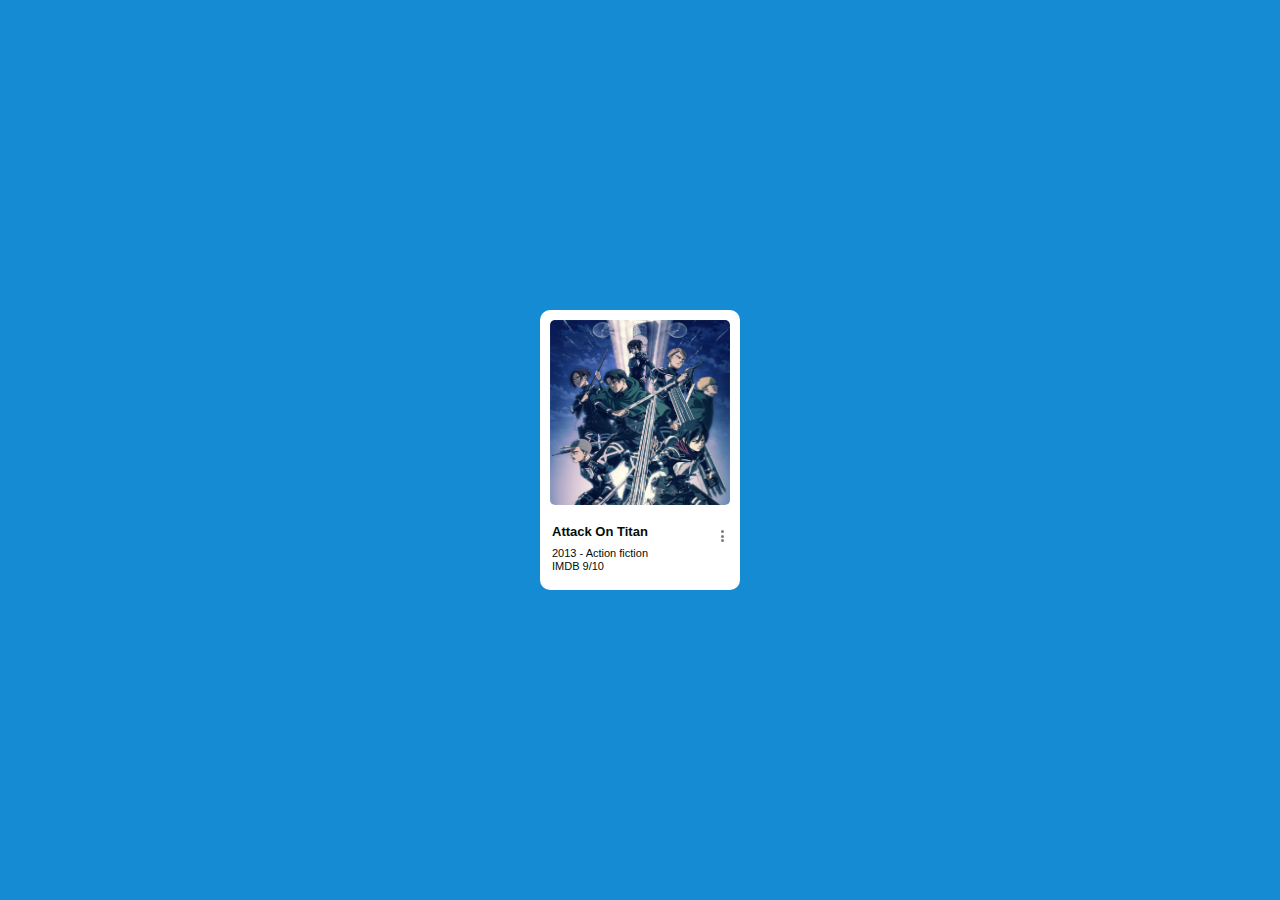
<file: index.html>
<!DOCTYPE html>
<html lang="en">
<head>
    <meta charset="UTF-8">
    <meta name="viewport" content="width=device-width, initial-scale=1.0">
    <title> Movie Card </title>
    <link rel="stylesheet" href="assets/styles/style.css"> 
</head>
<body>
    <main class="container">
        <section class="picture">
            <img src="assets/images/Simple Anime.png" alt="Movie poster">
        </section>
        <section class="content">
            <div class="menu">
                <div class="dot"></div>
                <div class="dot"></div>
                <div class="dot"></div>
            </div>
            <div class="text-content">
                <h3>Attack On Titan</h3>
                <p>2013 - Action fiction<br>IMDB 9/10</p>
            </div>
        </section>
    </main>
    
</body>
</html>
</file>
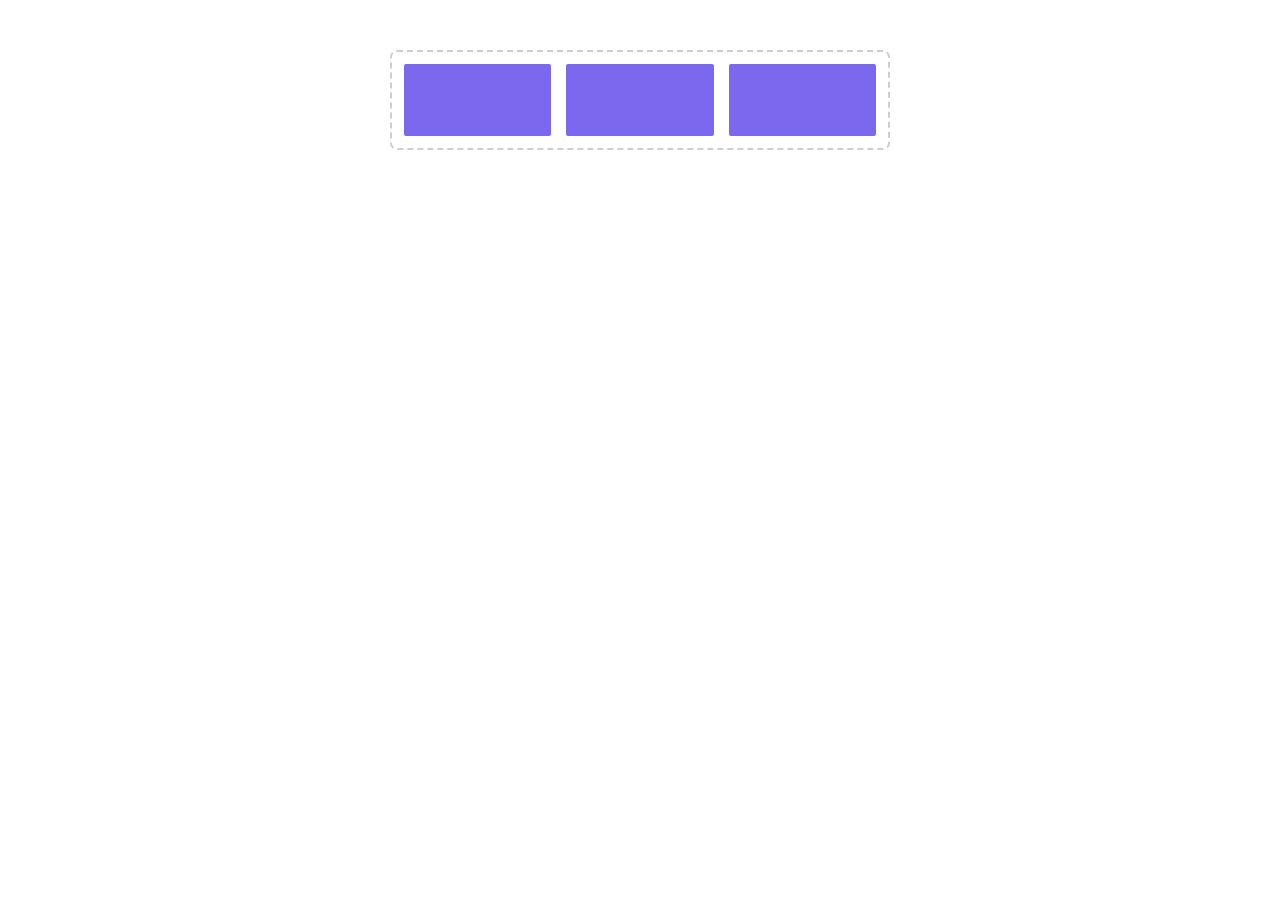
<file: exercise 2/index.html>
<!DOCTYPE html>
<html>
<head>
    <meta charset="UTF-8">
    <meta name="viewport" content="width=device-width, initial-scale=1.0">
    <title> transform_transition </title>
    <link rel="stylesheet" href="./assets/styles/style.css">
</head>
<body>
    <div class="container">
        <div class="box"></div>
        <div class="box"></div>
        <div class="box"></div>
    </div>
</body>
</html>
</file>
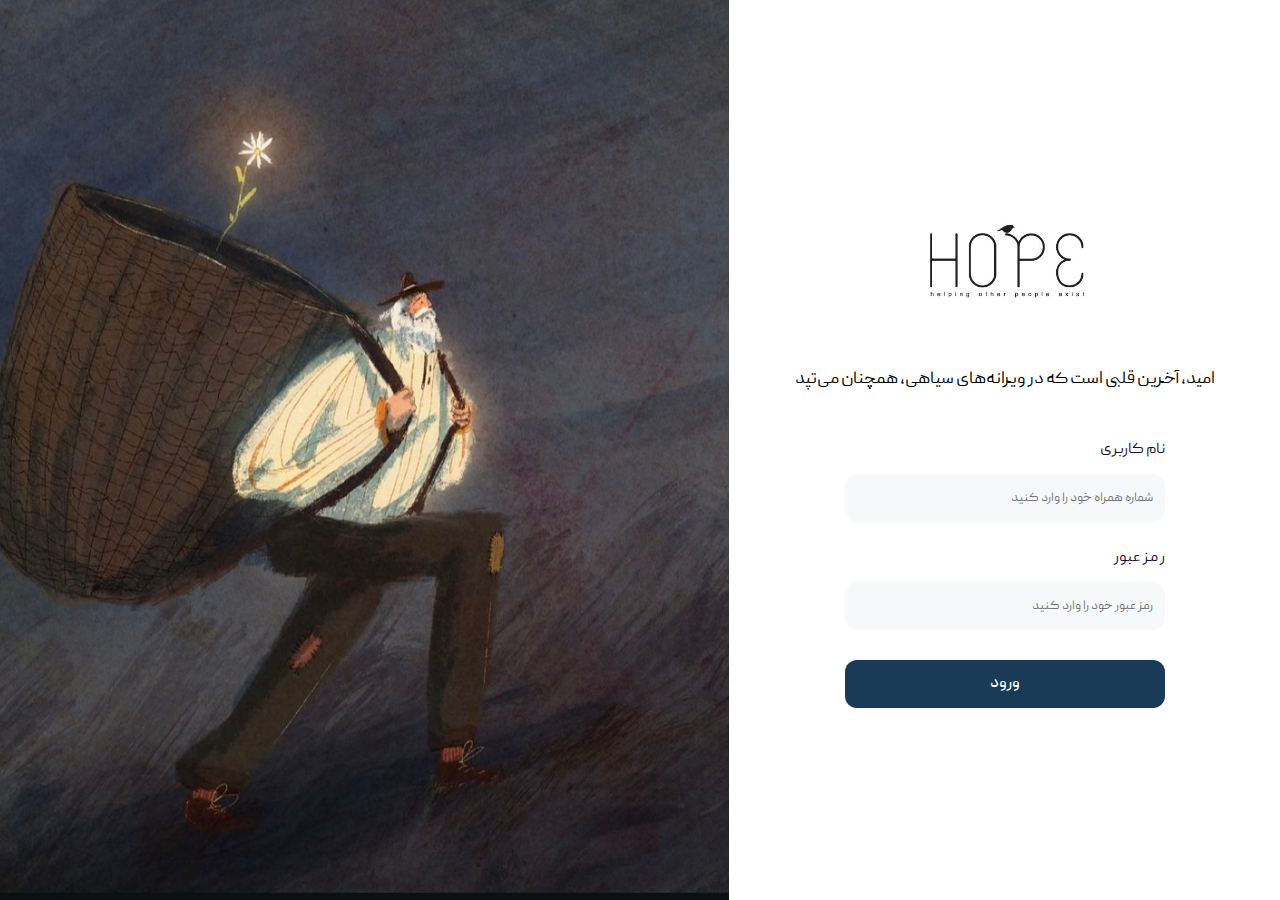
<file: Exercise 1/login.html>
<!DOCTYPE html>
<html>
<head>
	<meta charset="utf-8">
	<meta name="viewport" content="width=device-width, initial-scale=1">
	<title> Login-Form </title>
	<link rel="stylesheet" type="text/css" href="./assets/Styles/Style.css">
</head>
<body>
	<div class="container">
			<div class="image-container">
				<img src="./assets/Images/pic.jpg" alt="A conceptual illustration of a man carrying the light of hope despite the weight he bears.">
			</div>

			<div class="right-container">
				<img src="./assets/Images/logo.png" alt="Brand logo symbolizing light, growth, and hope">
				<p class="text" > امید، آخرین قلبی است که در ویرانه‌های سیاهی، همچنان می‌تپد </p>

				<form id="form" method="post">
					<label class="label" for="username"> نام کاربری </label>
					<input class="text-field" type="text" name="username"  placeholder="شماره همراه خود را وارد کنید">
					
					<label class="label" for="password" > ر مز عبور </label>
					<input class="text-field" type="password" name="password"  placeholder="رمز عبور خود را وارد کنید">
					
					<button class="btn"  type="submit"> ورود </button>
				</form>
			</div>
	</div>
</body>
</html>
</file>
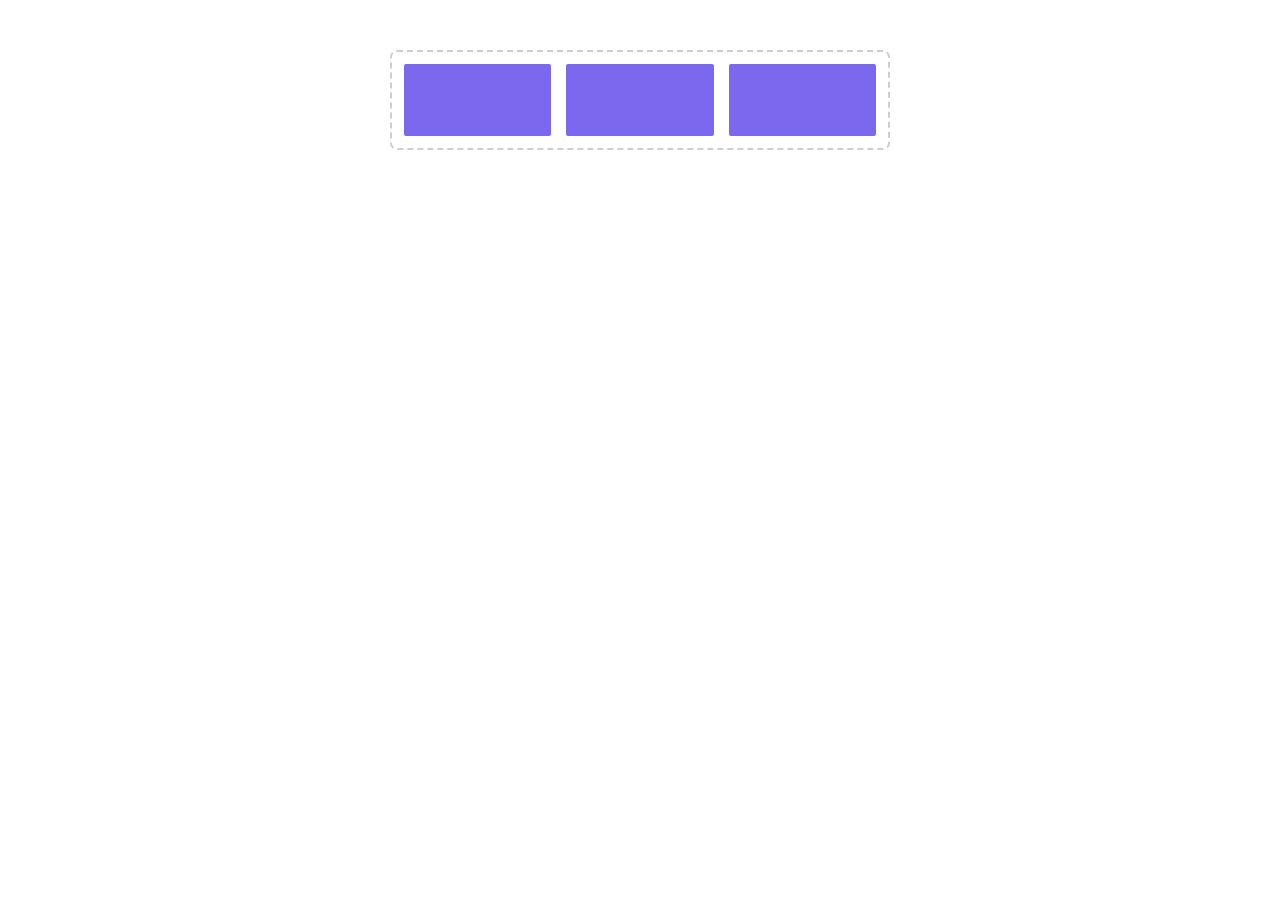
<file: Exercise 2/flex-grow.html>
<!DOCTYPE html>
<html>
<head>
    <meta charset="UTF-8">
    <meta name="viewport" content="width=device-width, initial-scale=1.0">
    <title> transform_transition </title>
    <link rel="stylesheet" href="assets/css/style.css">
</head>
<body>
    <div class="container">
        <div class="box"></div>
        <div class="box"></div>
        <div class="box"></div>
    </div>
</body>
</html>
</file>
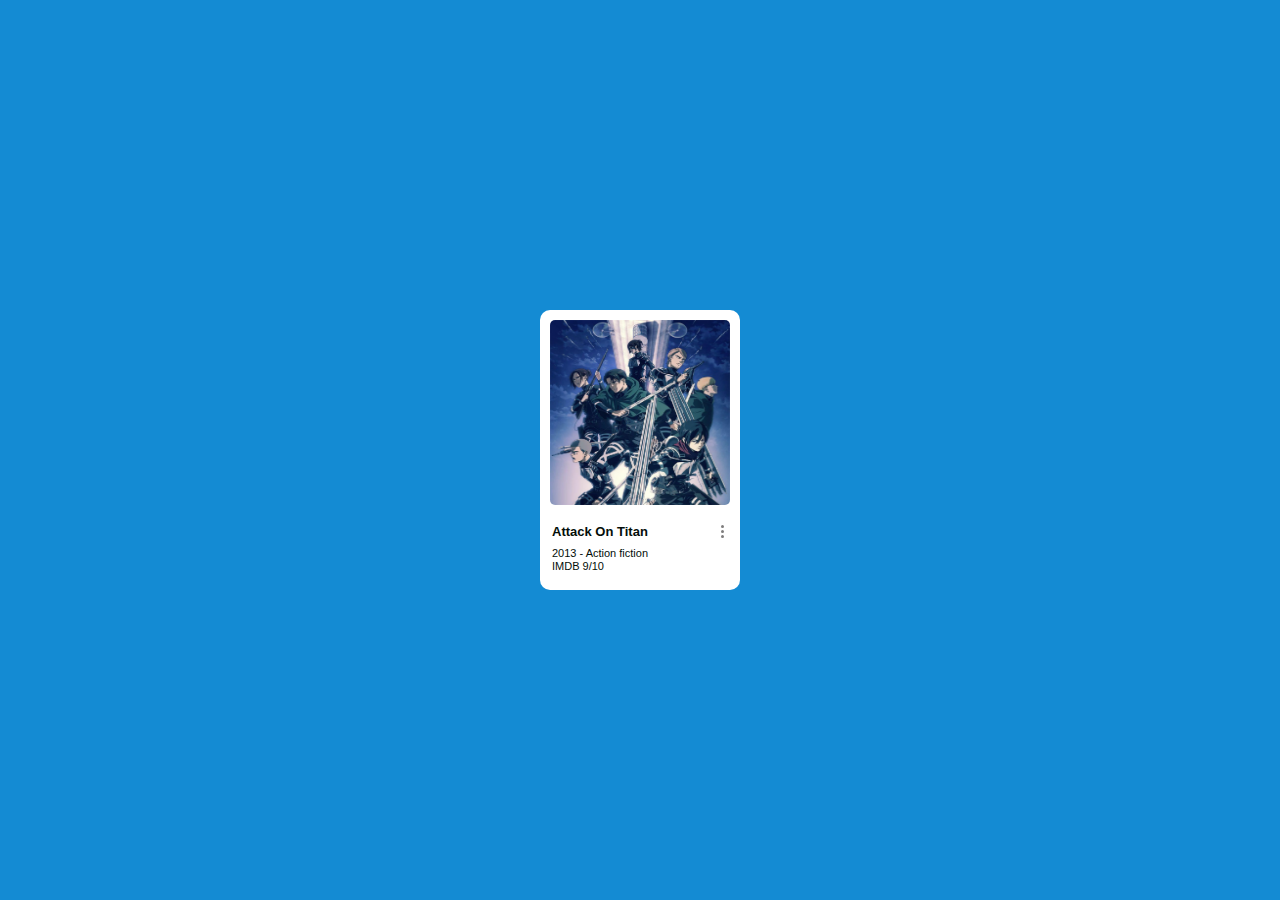
<file: Exercise 3/card.html>
<!DOCTYPE html>
<html lang="en">
<head>
    <meta charset="UTF-8">
    <meta name="viewport" content="width=device-width, initial-scale=1.0">
    <title> Movie Card </title>
    <link rel="stylesheet" href="assets/style/style.css"> 
</head>
<body>
    <main class="container">
        <section class="picture">
            <img src="assets/image/Simple Anime.png" alt="Movie poster">
        </section>
        <section class="content">
            <div class="menu"></div>
            <div class="text-content">
                <h3>Attack On Titan</h3>
                <p>2013 - Action fiction<br>IMDB 9/10</p>
            </div>
        </section>
    </main>
    
</body>
</html>
</file>
<file: assets/styles/style.css>
*{
    margin: 0;
    padding: 0;
    box-sizing: border-box;
}

body{
    height: 100vh;
    display: flex;
    justify-content: center;
    align-items: center;
    background: #148BD3;
    font-family:sans-serif;
}

.container{
    width: 200px;
    height: 280px;
    display: flex;
    flex-direction: column;
    background-color: #fff;
    gap: 11px;
    padding: 10px;
    border-radius: 10px;
}

.picture{
    width: 100%;
    height: 185px;
}

.picture img{
    width: 100%;
    height: 100%;
    border-radius: 5px;
}

.content{
    width: 100%;
    height: 120px;
    display: flex;
    padding: 2px;
    font-family:sans-serif;
    color: #030E09;
    position: relative;
}

.menu{
    display: flex;
    flex-direction: column;
    gap: 1.5px;
    position: absolute;
    top:14px;
    right:6px;
}

.dot{
    width: 3px;
    height: 3px;
    background-color: #7e7d7d;
    border-radius: 50px;
}

.text-content h3{
    font-size: 13px;
    font-weight: 800;
    line-height: 2.2;
}

.text-content p{
    font-size: 11px;
    font-weight: 500;
    line-height: 1.2;
}
</file>
<file: exercise 2/assets/styles/style.css>
* {
  margin: 0;
  padding: 0;
  box-sizing: border-box;
}

.container{
    display: flex;
    justify-self: center;
    justify-content:center;
    gap: 15px;
    width: 500px;
    height: 100px;
    margin-top: 50px;
    padding: 12px;
    border: 2px dashed #cdced1;
    border-radius: 7px;
    background-color: #fff;
}

.box{
    max-width: 300px; 
    flex-grow: 1;
    border-radius: 2px;
    background-color: #7b68ee;
    transition: all 0.5s ease ;
}

.box:active{
    flex-grow: 3;
    background-color: #ffa07a;
}
</file>
<file: Exercise 1/assets/Styles/Style.css>
@font-face {
  font-family: 'peyda-regular';
  src: url('../Fonts/peyda-regular.ttf') format('truetype');
  font-weight: 400;
  font-display: swap; 
}

@font-face {
  font-family: 'peyda-medium';
  src: url('../Fonts/peyda-medium.ttf') format('truetype');
  font-weight: 500;
  font-display: swap; 
}

*{
  margin: 0;
  padding: 0;
  box-sizing: border-box;
}

body {
  height: 100vh;
  display: flex;
  justify-content: center;
  align-items: center;
  overflow: hidden;
  background-color: #dadada;
  font-family: 'peyda-regular', sans-serif;
}

.container{
  width: 100%;
  height: 100vh;
  max-width: 1600px;
  max-height: 900px;
  display: flex;
  background: #FFFFFF;
}

.image-container {
  min-width: 0;
  height: 100%;
  flex: 1.4; 
  overflow: hidden;
}

.image-container img {
  width: 100%;
  height: 100%;
  object-fit: cover;
}

.right-container{
  display: flex;
  flex-direction: column;
  align-items: center;
  justify-content: center;
  flex: 1;
  min-width: 0;
  padding: 40px 15px;
  background: #FFFFFF;
}

.right-container img{
  width: 180px;
  height: auto;
  max-width: 303px;
  max-height: 242px;
  margin-bottom: 30px;
}

.text{
  width: 450px;
  margin-bottom: 40px;
  font-family: 'peyda-regular', sans-serif;
  font-weight: 400;
  font-size: 18px;
  line-height: 1.6;
  text-align: center;  
  color: #000;
}

#form{
  display: flex;
  flex-direction: column;
  width: 100%;
  max-width: 320px;
}

.label {
  display: block;
  width: 100%;
  margin-bottom: 8px;
  color: #190C33;
  font-family: 'peyda-regular', sans-serif;
  font-size: 16px;
  font-weight: 400;
  line-height: 32px;
  text-align: right;
}

.text-field {
  width: 100%;
  height: 48px;
  border-radius: 12px;
  border: none;
  background: #f7f8fa;
  margin-bottom: 20px;
  padding: 15px 12px;
  font-family: 'peyda-regular', sans-serif;
  font-weight: 400;
  font-size: 13px;
  line-height: 18px;
  text-align: right;
  color: #A5A5A5;
}

.btn {
  width: 100%;
  height: 48px;
  margin-top: 10px;
  padding: 8px 16px;
  border-radius: 12px;
  border: none;
  background-color: #193b57;
  color: #fff;
  font-family: 'peyda-medium', sans-serif; 
  font-size: 16px;
  font-weight: 500;
  text-align: center;
  line-height: 30px;
}

.btn:hover{
  background-color: #234d6c;
}
</file>
<file: Exercise 2/assets/css/style.css>
* {
  margin: 0;
  padding: 0;
  box-sizing: border-box;
}

.container{
    display: flex;
    justify-self: center;
    justify-content:center;
    gap: 15px;
    width: 500px;
    height: 100px;
    margin-top: 50px;
    padding: 12px;
    border: 2px dashed #cdced1;
    border-radius: 7px;
    background-color: #fff;
}

.box{
    height: 100%;
    max-width: 300px; 
    flex-grow: 1;
    border-radius: 2px;
    background-color: #7b68ee;
    transition: all 0.5s ease ;
}

.box:active{
    flex-grow: 3;
    background-color: #ffa07a;
}
</file>
<file: Exercise 3/assets/style/style.css>
*{
    margin: 0;
    padding: 0;
    box-sizing: border-box;
}

body{
    height: 100vh;
    display: flex;
    justify-content: center;
    align-items: center;
    background: #148BD3;
    font-family:sans-serif;
}

.container{
    width: 200px;
    height: 280px;
    display: flex;
    flex-direction: column;
    background-color: #fff;
    gap: 11px;
    padding: 10px;
    border-radius: 10px;
}

.picture{
    width: 100%;
    height: 185px;
}

.picture img{
    width: 100%;
    height: 100%;
    border-radius: 5px;
}

.content{
    width: 100%;
    height: 120px;
    display: flex;
    padding: 2px;
    font-family:sans-serif;
    color: #030E09;
    position: relative;
}

.menu{
    position: absolute;
    top: 14px;
    right: 6px;
    width: 3px;
    height: 3px;
    background-color: #7e7d7d;
    border-radius: 50%;
}

.menu::before {
    content: '';
    position: absolute;
    width: 3px;
    height: 3px;
    background-color: #7e7d7d;
    border-radius: 50%;
    top: -5px;
    left: 0;
}

.menu::after {
    content: '';
    position: absolute;
    width: 3px;
    height: 3px;
    background-color: #7e7d7d;
    border-radius: 50%;
    top: 5px;
    left: 0;
}

.text-content h3{
    font-size: 13px;
    font-weight: 800;
    line-height: 2.2;
}

.text-content p{
    font-size: 11px;
    font-weight: 500;
    line-height: 1.2;
}
</file>
